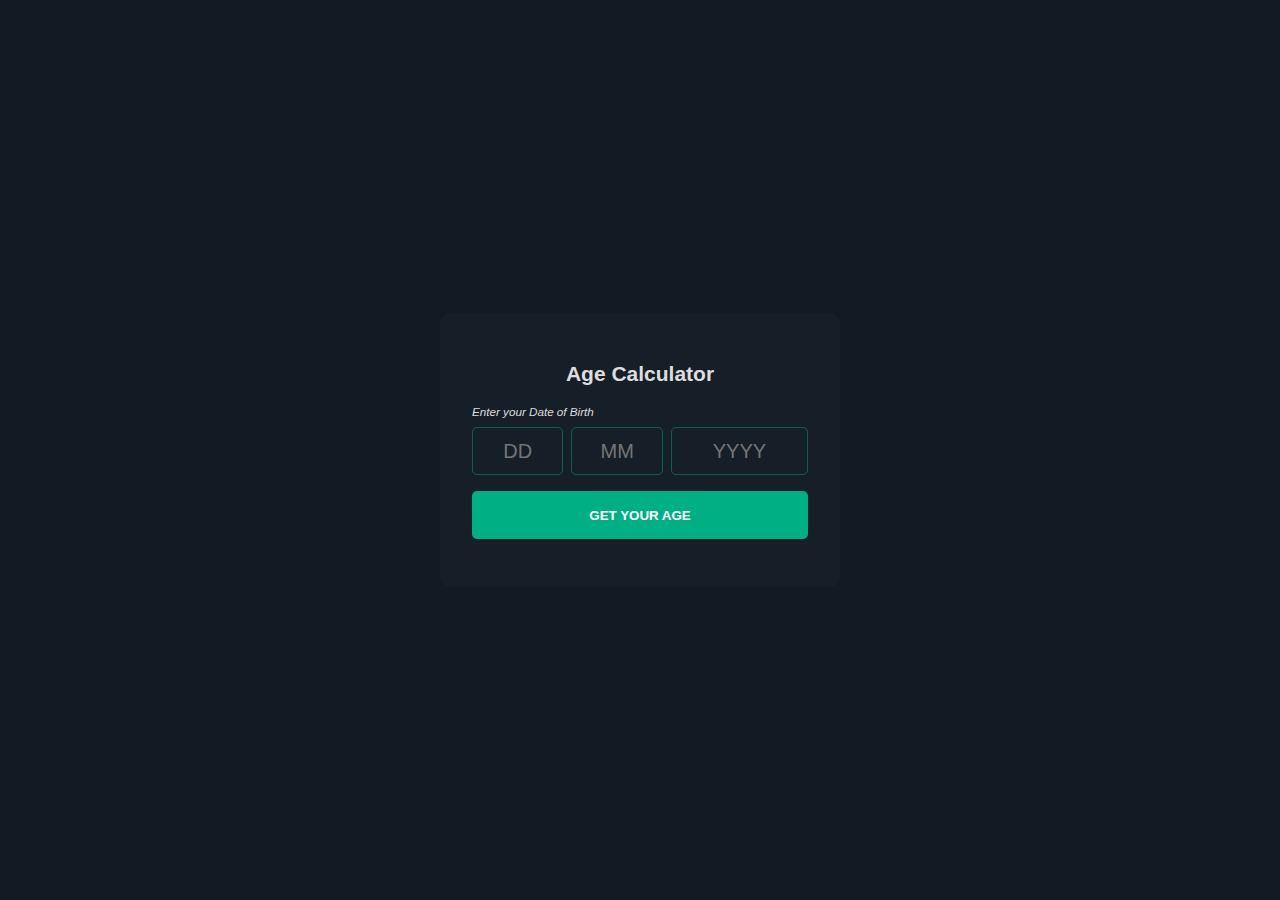
<file: Age Calculator/index.html>
<!DOCTYPE html>
<html lang="en">
<head>
    <meta charset="UTF-8">
    <meta http-equiv="X-UA-Compatible" content="IE=edge">
    <meta name="viewport" content="width=device-width, initial-scale=1.0">
    <title>Age Calculator | Simple JS Project</title>
    <link rel="stylesheet" href="style.css">
</head>
<body>
    <div class="wrapper">
        <div class="title" style="text-align:center;">
            <h2>Age Calculator</h2>
        </div>
       <em><small>Enter your Date of Birth</small></em>
        
        <div class="input-group">
            <input type="text" id="day" class="day" placeholder="DD"  maxlength="2" size="2">
            <input type="text" class="month" placeholder="MM" maxlength="2" size="2">
            <input type="text" class="year" placeholder="YYYY" maxlength="4" size="4">
            
        </div>
        <button type="button" class="submit-btn" onclick="getAge()">Get your Age</button>
        <div class="output">
            <p id="res" class="result"></p>
            <p id="time"></p>
        </div>
       
    </div>

    <script src="scripts.js"></script>
</body>
</html>
</file>
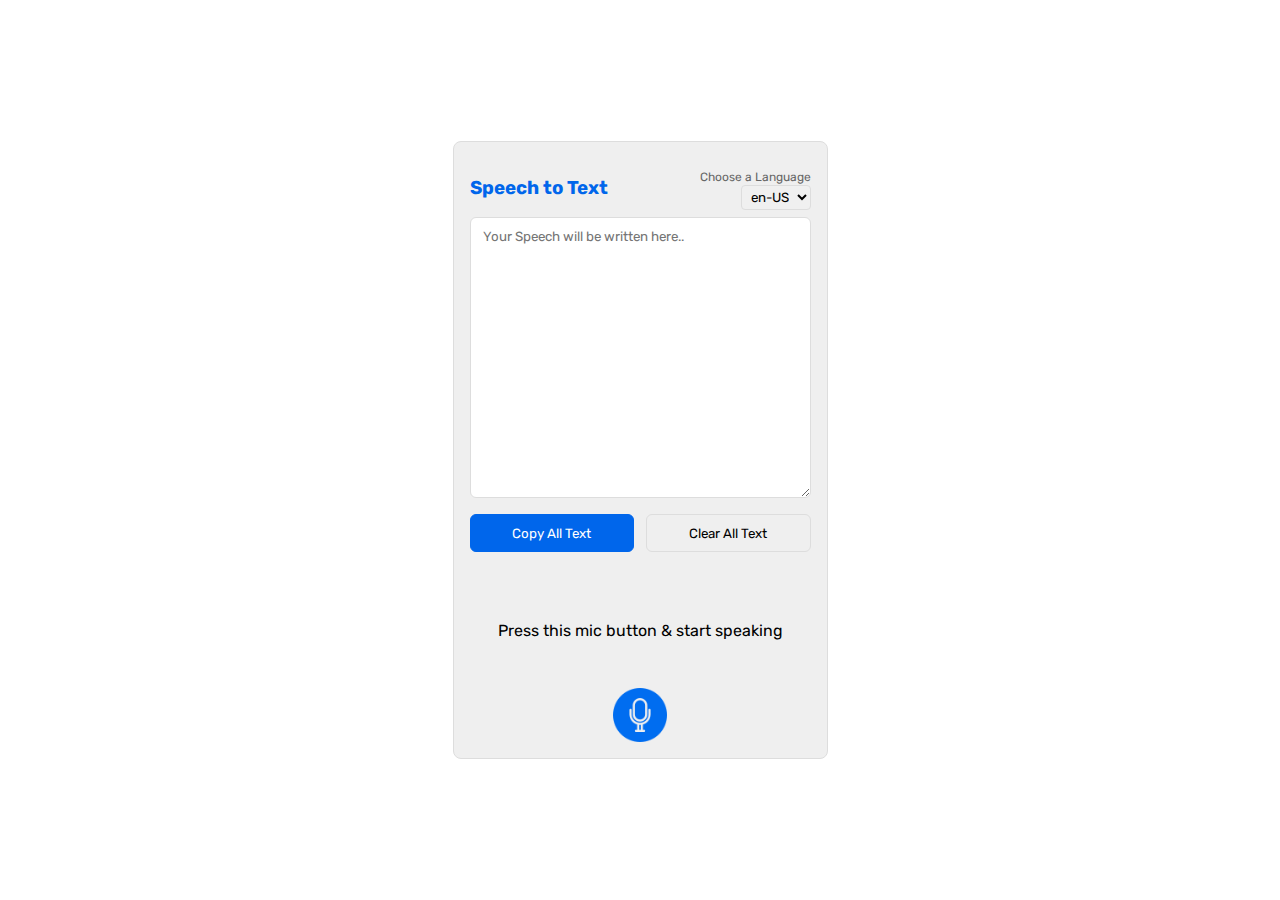
<file: Speech to Text/index.html>
<!DOCTYPE html>
<html lang="en">
<head>
    <meta charset="UTF-8">
    <meta http-equiv="X-UA-Compatible" content="IE=edge">
    <meta name="viewport" content="width=device-width, initial-scale=1.0">
    <meta name="description" content="">
    <link rel="shortcut icon" href="images/text-to-speech.png" type="image/x-icon">
    <title>Speech to Text | Vanilla JS Project with API</title>

    <link rel="stylesheet" href="https://cdnjs.cloudflare.com/ajax/libs/font-awesome/6.1.2/css/all.min.css" integrity="sha512-1sCRPdkRXhBV2PBLUdRb4tMg1w2YPf37qatUFeS7zlBy7jJI8Lf4VHwWfZZfpXtYSLy85pkm9GaYVYMfw5BC1A==" crossorigin="anonymous" referrerpolicy="no-referrer" />

    <link rel="preconnect" href="https://fonts.googleapis.com">
    <link rel="preconnect" href="https://fonts.gstatic.com" crossorigin>
    <link href="https://fonts.googleapis.com/css2?family=Rubik:wght@300;400;500&display=swap" rel="stylesheet">

    <!-- <link
    rel="stylesheet"
    href="https://cdnjs.cloudflare.com/ajax/libs/animate.css/4.1.1/animate.min.css"
  /> -->

    <!--STylesheet-->
    <link rel="stylesheet" href="app.css">
</head>
<body>
    <div class="container">
        <div class="card">
            <div class="textbox">
                <div class="header">
                    <h3>Speech to Text</h3>
                    <span>
                        <span class="grey"><small>Choose a Language</small></span>
                        <select name="lang" id="lang">
                            <option value="en-US">en-US</option>
                            <option value="en-IN">en-IN</option>
                            <option value="hi-IN">hi-IN</option>
                        </select>
                    </span>                    
                    
                </div>
                <textarea name="textarea" id="textareaInput" cols="60" rows="10" placeholder="Your Speech will be written here.."></textarea>
                <div class="btn-group">
                    <button onclick="copyText()" class="btn btn-primary">Copy All Text</button>
                    <button onclick="clearText()" class="btn">Clear All Text</button>
                </div>
            </div>
            
            <span id="status" class="status">Press this mic button & start speaking</span>
            <img src="images/mic.png"
                alt=""
                class="animate__animated"
                width="54px"
                onclick="handleMic(this)"
                />
        </div>
    </div>


    <!--Script JS file-->
    <script src="App.js"></script>
</body>
</html>
</file>
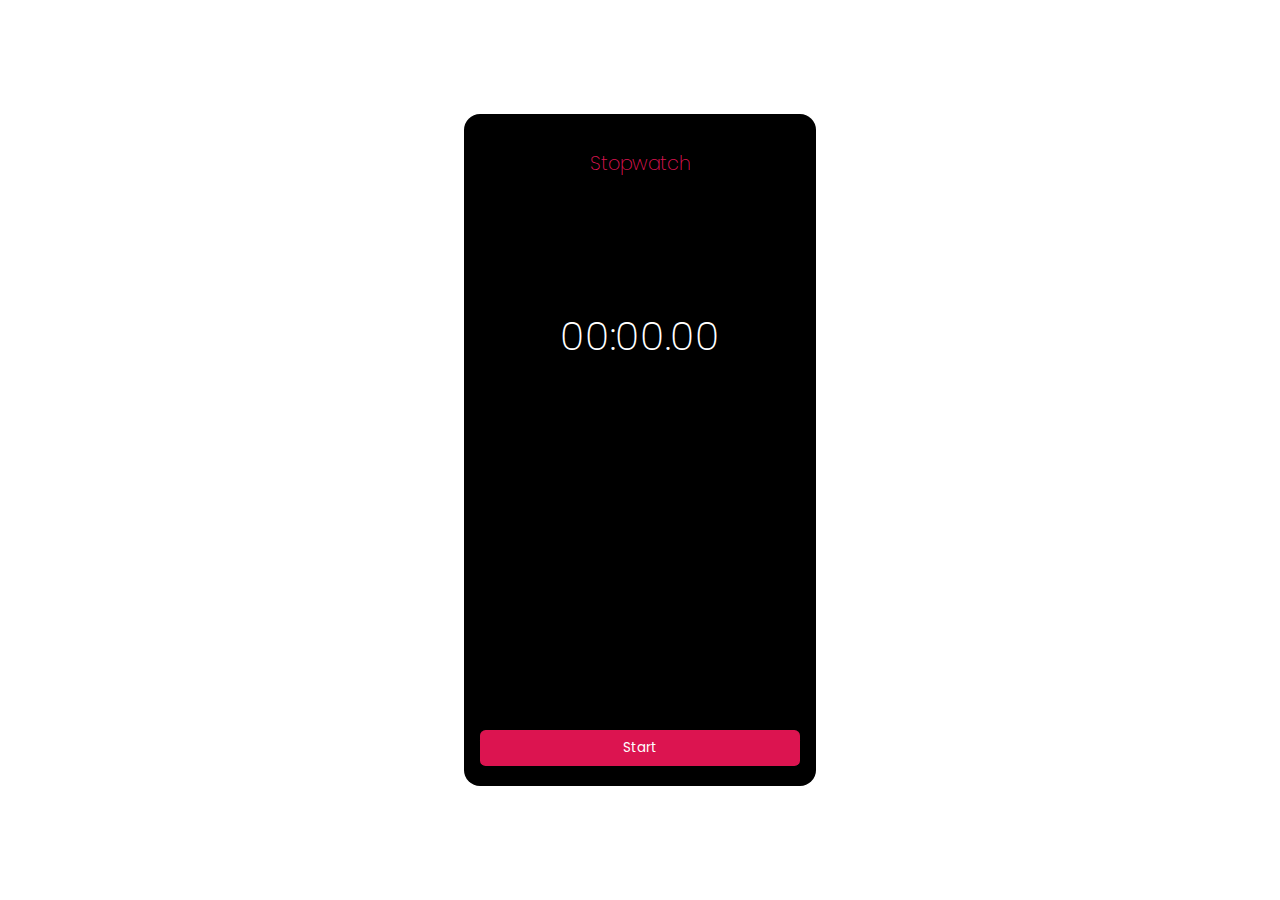
<file: Stopwatch/index.html>
<!DOCTYPE html>
<html lang="en">
<head>
    <meta charset="UTF-8">
    <meta http-equiv="X-UA-Compatible" content="IE=edge">
    <meta name="viewport" content="width=device-width, initial-scale=1.0">
    <title>Stopwatch</title>
    <link rel="preconnect" href="https://fonts.googleapis.com">
    <link rel="preconnect" href="https://fonts.gstatic.com" crossorigin>
    <link href="https://fonts.googleapis.com/css2?family=Poppins:wght@300&display=swap" rel="stylesheet">

    <link rel="stylesheet" href="styles.css">
   
</head>
<body>
    <div class="wrap">
        <p class="title">Stopwatch</p>
        <p id="timer" class="timer"></p>  
        <div id="lapTimeList" class="laptimes"></div>      
        <div class="btn-group">
        <button id="reset" class="reset">Reset</button>
        <button id="lap" class="lap">Lap</button>
        <button id="start" class="start">Start</button>
        <button id="pause" class="pause">Pause</button>
        </div>
    </div>

    <script src="scripts.js"></script>
</body>
</html>
</file>
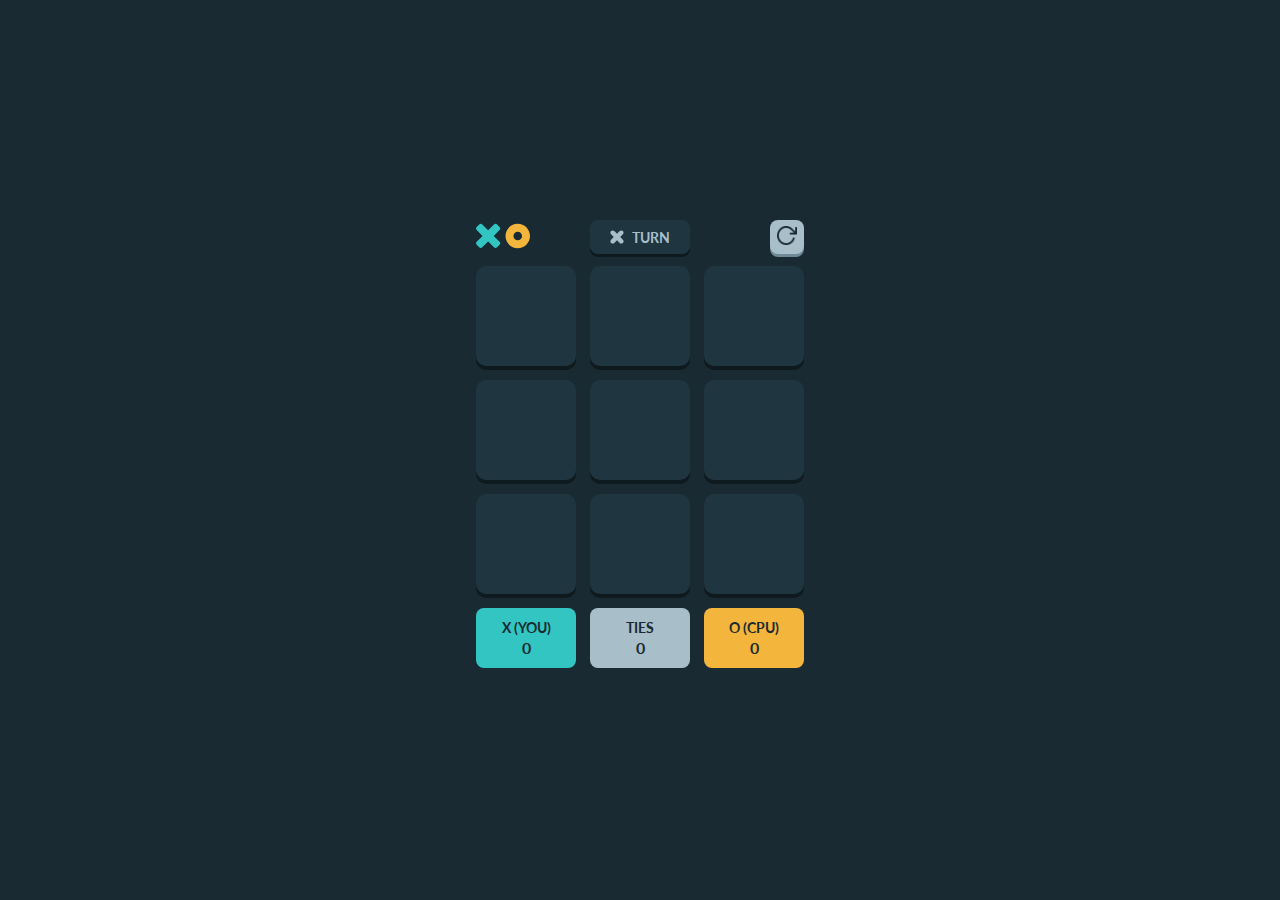
<file: TIC-TAC-TOE/index.html>
<!DOCTYPE html>
<html lang="en">
<head>
    <meta charset="UTF-8">
    <meta http-equiv="X-UA-Compatible" content="IE=edge">
    <meta name="viewport" content="width=device-width, initial-scale=1.0">
    <link rel="shortcut icon" href="img/logo-xo.svg" type="image/x-icon">
    <title>Tic Tac Toe game | HTML | CSS | JS |</title>
    <link rel="stylesheet" href="styles.css">
</head>
<body>
    <div class="container">
        <div class="wrap">            
            <div class="tic-tac-wrap">
                <div class="col logo">
                    <img src="img/logo-xo.svg" class="logo-img" alt="XO" width="54">
                </div>
                <div class="col">
                    <span class="turn">
                        <!-- <img class="player" src="img/x-small.svg" alt="X" width="14"> <b>TURN</b> -->
                    </span>
                </div>
                <div class="col">
                    <button class="btn reset-btn">
                        <img src="img/reset.png" width="20" alt="">
                    </button>
                </div>
                <button class="tic-tac-btn"></button>
                <button class="tic-tac-btn"></button>
                <button class="tic-tac-btn"></button>
                <button class="tic-tac-btn"></button>
                <button class="tic-tac-btn"></button>
                <button class="tic-tac-btn"></button>
                <button class="tic-tac-btn"></button>
                <button class="tic-tac-btn"></button>
                <button class="tic-tac-btn"></button>
                <span class="result bg-mint">
                    <small>X (YOU)</small>
                    <h4 id="xWonCount"></h4>
                </span>
                <span class="result bg-white">
                    <small>TIES</small>
                    <h4 id="tiesCount"></h4>
                </span>
                <span class="result bg-yellow">
                    <small>O (CPU)</small>
                    <h4 id="oWonCount"></h4>
                </span>
            </div>            
        </div>

        <div id="modal" class="modal-container">
            <div class="modal">
                <h1 class="won" style="font-size: 1.2rem; margin: 0;">YOU WON!</h1>
                <h1 class="result-text">                    
                        <img src="img/X.svg" alt="">
                        TAKES THE ROUND
                </h1>
                <div class="btn-wrap">
                    <button class="btn quit-btn">QUIT</button>
                    <button class="btn next-btn">NEXT ROUND</button>
                </div>
            </div>
        </div>
    </div>



    <script src="app.js"></script>
</body>
</html>
</file>
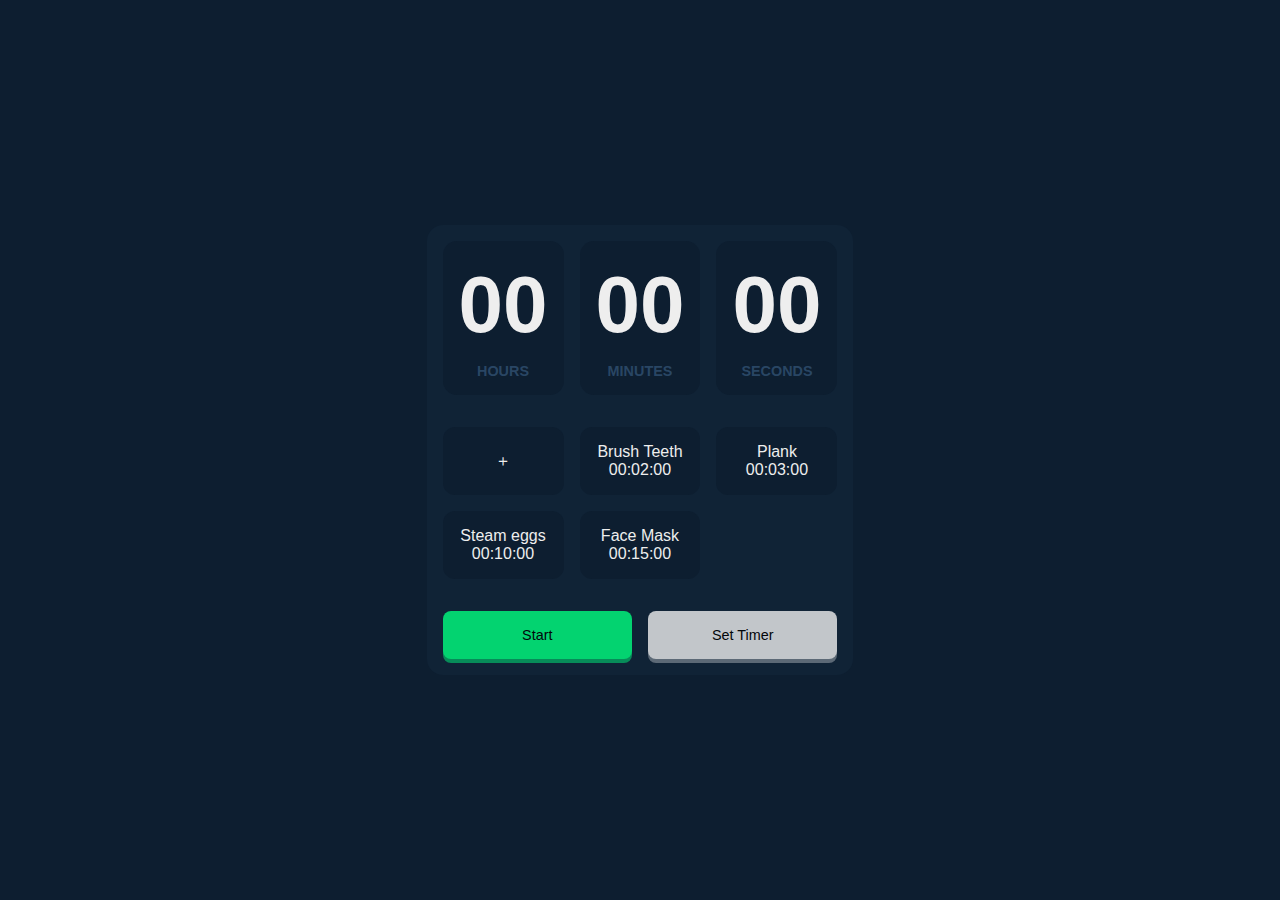
<file: Timer/index.html>
<!DOCTYPE html>
<html lang="en">
<head>
    <meta charset="UTF-8">
    <meta http-equiv="X-UA-Compatible" content="IE=edge">
    <meta name="viewport" content="width=device-width, initial-scale=1.0">
    <title>Timer</title>
    <link rel="stylesheet" href="css/style.css">
</head>
<body>
    <div class="timer-wrap">
        <div class="time-wrap">
            <div class="time-hours">
                <h1 class="hours">00</h1><span class="name">hours</span>
            </div>
            <div class="time-minutes">
                <h1 class="minutes">00</h1><span class="name">minutes</span>                
            </div>
            <div class="time-seconds">
                <h1 class="seconds">00</h1><span class="name">seconds</span>
            </div>
        </div>        
        <div class="preset-wrap">            
            <button id="addPreset" class="preset" title="Add Preset">&#65291;</button>
        </div>
        <div class="button-wrap">
            <button class="start-stop-btn">Start</button>
            <button class="set-timer-btn">Set Timer</button>
        </div>
    </div>
    <script src="js/main.js"></script>
</body>
</html>
</file>
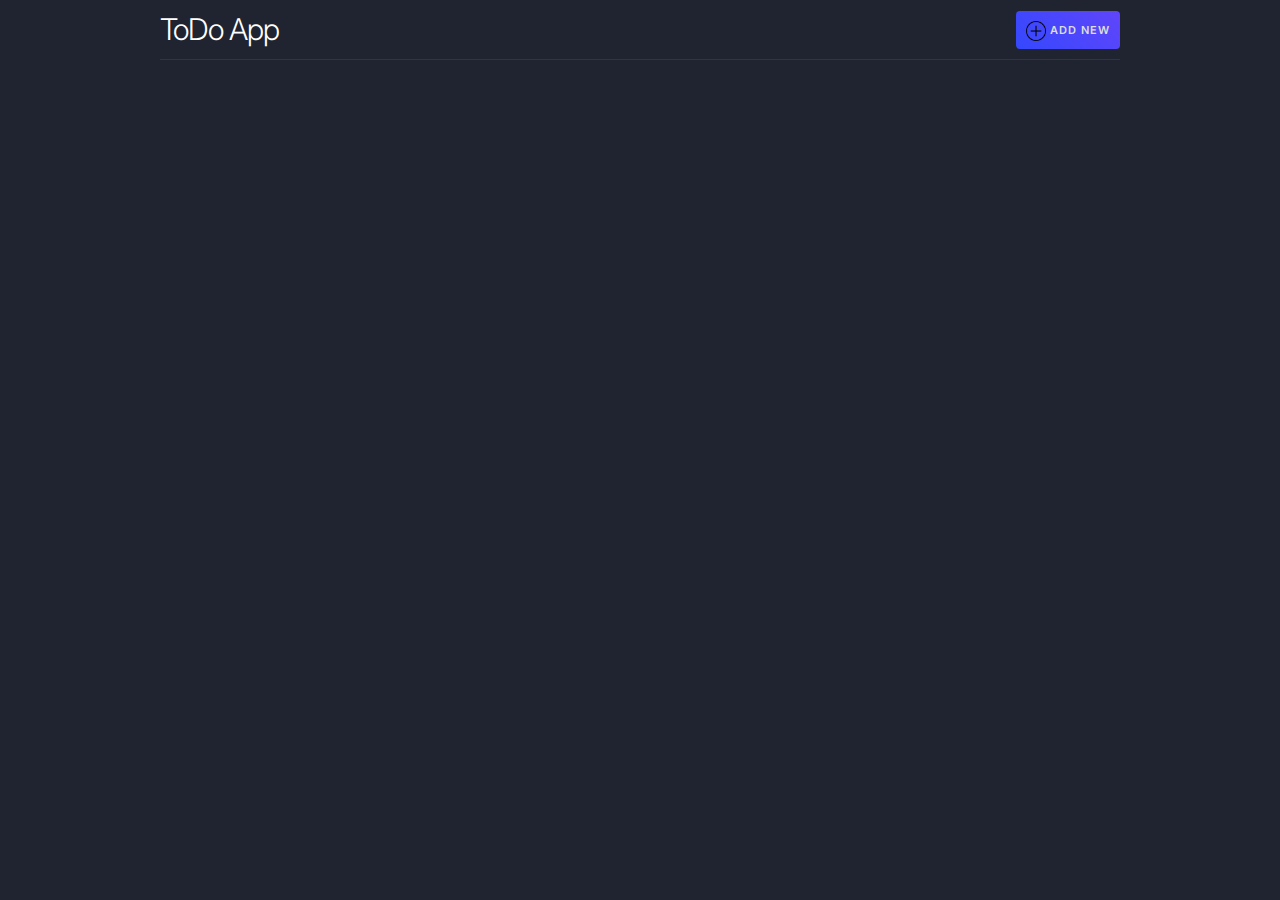
<file: Todo App/index.html>
<!DOCTYPE html>
<html lang="en">
<head>

  <!-- Basic Page Needs
  –––––––––––––––––––––––––––––––––––––––––––––––––– -->
  <meta charset="utf-8">
  <title>ToDo App | Vanilla JS Project</title>
  <meta name="description" content="to-do apps that will help you get more done at work by easily managing and keeping track of your tasks">
  <meta name="author" content="">

  <!-- Mobile Specific Metas
  –––––––––––––––––––––––––––––––––––––––––––––––––– -->
  <meta name="viewport" content="width=device-width, initial-scale=1">

  <!-- FONT
  –––––––––––––––––––––––––––––––––––––––––––––––––– -->
  <!-- <link href="//fonts.googleapis.com/css?family=Raleway:400,300,600" rel="stylesheet" type="text/css"> -->
  <link rel="preconnect" href="https://fonts.googleapis.com">
  <link rel="preconnect" href="https://fonts.gstatic.com" crossorigin>
  <link href="https://fonts.googleapis.com/css2?family=Inter:wght@400;600&display=swap" rel="stylesheet">

  <!-- FONT Awesome
  –––––––––––––––––––––––––––––––––––––––––––––––––– -->
  <link rel="stylesheet" href="https://cdnjs.cloudflare.com/ajax/libs/font-awesome/6.1.2/css/all.min.css" integrity="sha512-1sCRPdkRXhBV2PBLUdRb4tMg1w2YPf37qatUFeS7zlBy7jJI8Lf4VHwWfZZfpXtYSLy85pkm9GaYVYMfw5BC1A==" crossorigin="anonymous" referrerpolicy="no-referrer" />
  <!-- CSS
  –––––––––––––––––––––––––––––––––––––––––––––––––– -->
  <link rel="stylesheet" href="css/normalize.css">
  <link rel="stylesheet" href="css/skeleton.css">
  <link rel="stylesheet" href="css/app.css">

  <!-- Favicon
  –––––––––––––––––––––––––––––––––––––––––––––––––– -->
  <link rel="icon" type="image/png" href="images/favicon.png">

</head>
<body>

  <!-- Primary Page Layout
  –––––––––––––––––––––––––––––––––––––––––––––––––– -->
  <div class="container">
    <div class="row header">     
        <h4 class="app--heading">ToDo App</h4>        
        <button id="createNewTodo" class="create-new-btn btn">          
          <img src="images/add.png" width="20px" alt=""> <span>Add new</span>
        </button>   
      </div>
      
      <div id="todosContainer" class="row todo-container">
       
      </div>
      <div id="modal" class="modal">
        <form id="form">
            <h5>Create ToDo</h5>
            <hr class="divider">
            <label for="exampleEmailInput">ToDo Name</label>
            <input id="todoInput" class="u-full-width" type="text" placeholder="eg. Learning" id="exampleEmailInput">
            <span id="alert"></span>          
            <label for="exampleMessage">Details <small>(Optional)</small></label>
            <textarea id="todoDescription" class="u-full-width" placeholder="eg. Online Class" id="exampleMessage"></textarea>       
            <label for="exampleRecipientInput">ToDo Status</label>
            <select id="todoStatus" class="u-full-width" id="exampleRecipientInput">
              <option selected value="">Select an option</option>
              <option value="Todo">ToDo</option>
              <option value="Complete">Complete</option>
            </select>
        <button id="createNew" type="submit" class="button-primary">Create TODO</button>
        <button id="cancel" type="reset"  class="button">Cancel</button>
      </form>
    </div>
  </div>

<!-- End Document
  –––––––––––––––––––––––––––––––––––––––––––––––––– -->

  <script type="" src="App.js"></script>
</body>
</html>
</file>
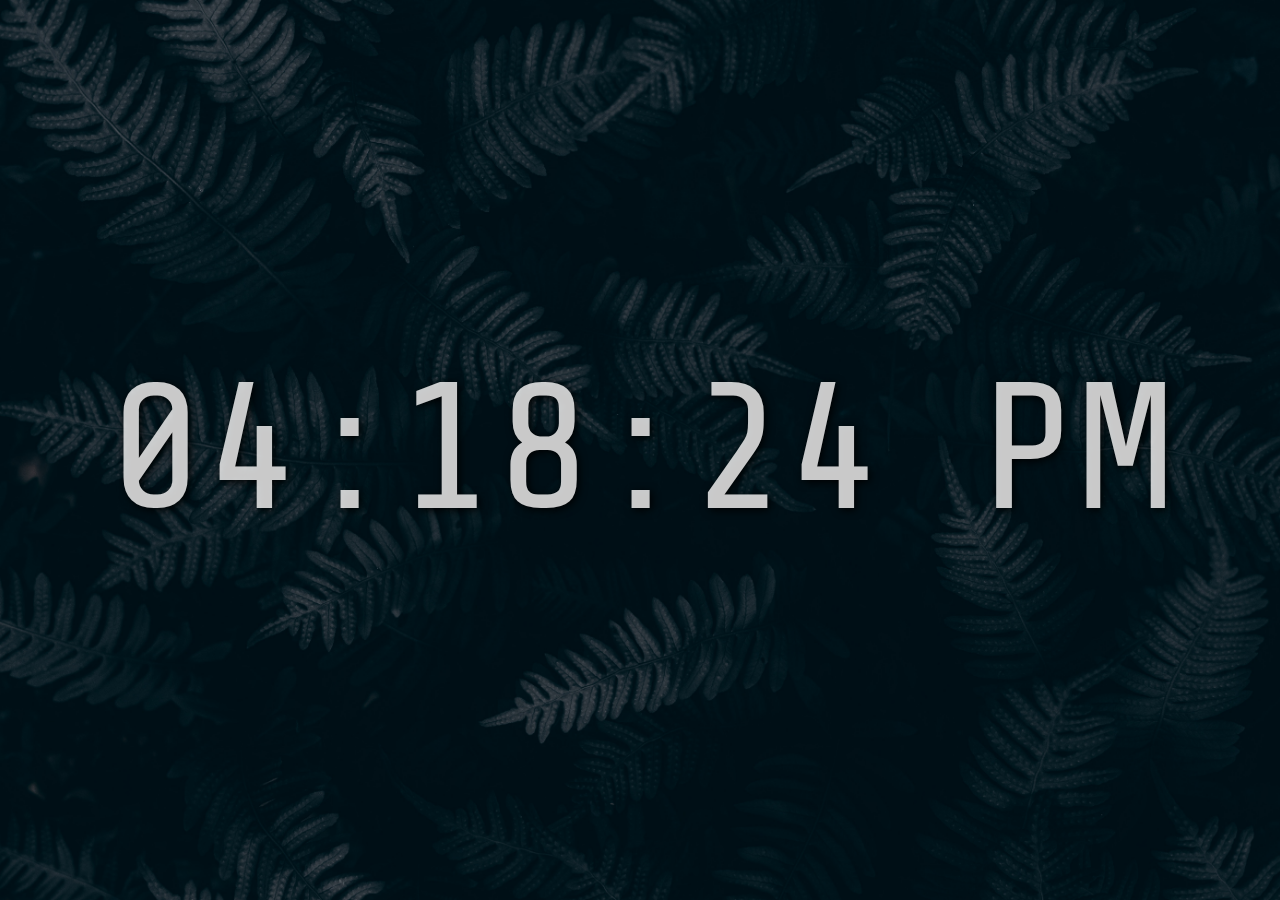
<file: Digital Clock/clock.html>
<!DOCTYPE html>
<html lang="en">
<head>
    <meta charset="UTF-8">
    <meta name="viewport" content="width=device-width, initial-scale=1.0">

    <link rel="preconnect" href="https://fonts.googleapis.com">
    <link rel="preconnect" href="https://fonts.gstatic.com" crossorigin>
    <link href="https://fonts.googleapis.com/css2?family=Share+Tech+Mono&display=swap" rel="stylesheet">

    <title>Digital Clock</title>
    <style>
        body{
            margin: 0;
            background-color: rgb(0, 0, 0);
            background-image: url(wall.jpg);
            background-position: center center;
            background-size: cover;
            font-family: 'Share Tech Mono', monospace;
            width: 100vw;
            height: 100vh;
            display: grid;
            place-content: center;
        }
        .clock{
            color: rgba(255, 255, 255, 0.788);
            font-size: 20vh;
            text-shadow: 2px 2px 8px #000000;
        }
    </style>
</head>
<body>
    <div id="DigitalClock" class="clock"></div>
    <script>
        function showTime(){
            var date = new Date();
            var h = date.getHours();
            var m = date.getMinutes();
            var s = date.getSeconds();
            var session = 'AM'
            const DigitalClock = document.getElementById('DigitalClock');           

            h = (h == 0) ? h = 12 : h; 
            if(h > 12){
                h-=12;
                session = 'PM'
            }
            h = (h < 10) ? '0' + h : h;
            m = (m < 10) ? '0' + m : m;
            s = (s < 10) ? '0' + s : s;

            DigitalClock.innerHTML = `${h}:${m}:${s} ${session}`;

            setTimeout(showTime, 1000);
        }
        
        showTime();
    </script>
</body>
</html>
</file>
<file: Age Calculator/style.css>
*{
    box-sizing: border-box;
    font-family: 'Open-sans', sans-serif;
}

body{
    font-size: 14px;
    margin: 0;
    padding: 0;
    height: 100vh;
    width: 100%;
    display: grid;
    place-content: center;            
    background-color: #121b24;
} p{
    margin: 0;
}
.wrapper{
    background-color: #ffffff05;   
    width: 400px;            
    color: #ddd;  
    padding: 2rem;
    border-radius: 10px;
}
.wrapper .input-group{
    display: grid;
    grid-template-columns: 2fr 2fr 3fr;
    gap: .5rem;
    margin-top: .5rem;
}
.wrapper input[type = 'text']{
    height: 48px;
    width: 100%;
    font-size: 1.25rem;
    background-color: transparent;
    color: #eee;
    border: 1px solid rgba(0, 175, 131, 0.452);
    border-radius: 5px;
    text-align: center;
}
.wrapper input[type = 'text']:focus{
    outline-color: none;
    border-color: rgb(4, 255, 213);
}
.wrapper .day, .month{
    width: 4.5rem;
}
.wrapper .year{width: 9rem;}

.wrapper .output p{
    font-size: 1rem;
}
.wrapper .submit-btn{
    height: 48px;
    background-color: rgb(0, 175, 131);
    color: #fff;
    text-transform: uppercase;
    font-weight: 600;
    width: 100%;
    margin: 1rem auto;
    padding: .5rem;
    border: none;
    border-radius: 5px;
    
    cursor: pointer;
}
</file>
<file: Speech to Text/app.css>
*{
    box-sizing: border-box;
    font-family: 'Rubik', sans-serif;
}

button{
    width: 100%;
    display: inline-block;
    padding: 0 30px;
    height: 38px;
    line-height: 38px;
    border: 1px solid #ddd;
    border-radius: 6px;
    cursor: pointer;
}

textarea{
    display: block;
    width: 100%;
    height: 80%;
    max-height: 360px;
    line-height: 22px;
    border: 1px solid #ddd;
    border-radius: 6px;
    padding: .5rem .75rem;
    margin-bottom: 1rem;
}

textarea:focus{
    outline-color: rgb(0, 102, 235) ;
}

.btn-primary{
    background-color: rgb(0, 102, 235);
    border-color: rgb(0, 102, 235);
    color: #fff;
}

body{
    margin: 0;
    padding: 0;
}

.container{
    height: 100vh;
    width: 100vw;
    display: grid;
    place-content: center;
}

.card{
    text-align: center;
    height: 100%;
    width: 100%;    
    max-width: 375px;
    display: flex;
    flex-direction: column;
    gap: 3rem;
    align-items: center;
    /* justify-content: flex-end; */
    background-color: #efefef;
    border: 1px solid #ddd;
    border-radius: 8px;
    padding: 1rem;
}

@media only screen and (max-width: 425px){
	.container{
        height: 100%;
        background-color: #efefef;
    }
    .card{
        max-width: 100%;
        max-height: 100vh;
        padding: 2rem;
        border: none;
    }
}

.card img{
    cursor: pointer; 
    position: relative;  
}

.card .btn-group{
    display: flex;
    gap: .75rem;   
}

.status{
    display: block;
    margin-top: 4rem;
}

.header{
    display: flex;
    align-items: center;
    justify-content: space-between;
}

.header h3{
    color: rgb(0, 102, 235);
}

.header .grey{
   color: #666;
   font-size: 90%;
}

.header select{
    display: block;
    margin-left: auto;
    background-color: rgb(240, 240, 240);   
    padding: 3px 5px;
    border-color: #ddd ;
    border-radius: 4px;
    cursor: pointer;
}

@keyframes ripple {
    from {
      opacity: 1;
      transform: scale(0);
    }
    to {
      opacity: 0;
      transform: scale(3);
    }
  }
</file>
<file: Stopwatch/styles.css>
*{
    font-family: 'Poppins', sans-serif;
}
body{
    width: 100vw;
    height: 100vh;
    margin: 0;
    font-weight: 200; 
    display: grid;
    place-content: center;           
}
button{
    background-color: rgb(220, 20, 80);
    color: white;
    width: 100%;
    padding: .5rem 1rem;
    border: none;
    border-radius: .35rem;
    cursor: pointer;
}
button:active{transform: scale(0.95);}
.reset, .lap{background-color: rgba(220, 20, 80, 0.4);}
.reset, .pause, .lap{display: none;}

.btn-group{
    width: 100%;
    padding: 0 1rem;
    box-sizing: border-box;
    position: absolute;
    bottom: 20px;
    left: 0;
    display: flex;
    gap: .5rem;
    justify-content: space-between;
}
.wrap{   
    height: 640px; 
    width: 320px;        
    background-color: #000;
    margin:  auto;
    padding: 1rem;
    border-radius: 1rem;
    position: relative;
}
.timer{
    color: white;
    font-size: 2.5rem;
    margin-left: 5rem;
    margin-top: 8rem;
}
.laptimes{color: #ddd;}
.laptimes p{
    font-size: .75rem;
    margin: 0 0 .5rem 0;
}
.title{color: rgb(220, 20, 80); text-align: center; font-size: 1.2rem;}
.laptime{
    display: flex;
    justify-content: space-between;
}
.laptime span{text-align: left;}
.laptime span:first-child{
    color: rgb(220, 20, 80);
}
</file>
<file: TIC-TAC-TOE/styles.css>
@import url('https://fonts.googleapis.com/css2?family=Lato:wght@400;700;900&display=swap');

:root{
    --dark-primary: #192A32;
    --dark-secondary: #1F3540;
    --off-white: #A8BEC9;
    --mint-green: #33C5C2;
    --floral-yellow: #F3B53C;
}

*{
    box-sizing: border-box;
    font-family: 'Lato', sans-serif;
    font-size: 14px;
}

body{
    margin: 0;
    padding: 0;
}

button{
    border: none;
}

.text-light{color: var(--off-white);}
.bg-mint{background-color: var(--mint-green);}
.bg-yellow{background-color: var(--floral-yellow);}
.bg-white{background-color: var(--off-white);}

.container{
    width: 100%;
    height: 100vh;
    background-color: var(--dark-primary);
    display: grid;
    place-content: center;
}

.tic-tac-wrap{
    display: grid;
    grid-template-columns: 1fr 1fr 1fr;
    gap: 14px;
    margin-bottom: 12px;
}

.col{
    width: 100%;
    height: 32px;
    display: flex;
}

.logo .logo-img{
    display: block;
}

.turn{
    height: 34px;
    width: 100px;
    background-color: var(--dark-secondary);
    display: flex;
    align-items: center;
    place-content: center;
    color: var(--off-white);
    border-radius: 8px;
    box-shadow: 0 3px #0f1a1f;
}

.turn img{
    margin-right: 8px;
    fill: var(--off-white);
}

.btn{
    height: 34px;
    border-radius: 8px;
    font-weight: 700;
    padding: 0 10px;
    cursor: pointer;
}

.reset-btn{
    width: 34px;
    margin-left: auto;
    padding: 0;
    background-color: var(--off-white);
    box-shadow: 0 3px #6f8a96;
}

.tic-tac-btn{
    height: 100px;
    width: 100px;
    background-color: var(--dark-secondary);
    border-radius: 10px;
    box-shadow: 0 4px #0f1a1f;
    cursor: pointer;
}

.results-wrap{
    display: flex;
    justify-content: space-between;
}

.result{
    width: 100px;
    height: 60px;
    text-align: center;
    display: grid;
    place-content: center;
    border-radius: 8px;
    color: var(--dark-primary);
}

.result small{
    font-weight: 700;
    margin-bottom: 2px;
}

.result h4{
    margin: 0;
    font-size: 16px;
}

.modal-container{
    width: 100%;
    height: 100%;
    background-color: #0f1a1f40;
    color: var(--off-white);
    position: absolute;
    display: none;
    place-content: center;
    justify-content: stretch;
}

.modal{
    width: 100%;
    height: 240px;
    background-color: var(--dark-secondary);
    text-align: center;
    padding-block: 2rem;
}

.result-text{
    color: var(--mint-green);
    font-size: 3rem;
    display: flex;
    justify-content: center;
    align-items: center;
    gap: 2rem;
    margin: 1.75rem 0;
}

.btn-wrap{
    display: flex;
    justify-content: center;
    align-items: center;
    gap: 1rem;
}

.quit-btn{
    /* width: 54px; */
    background-color: var(--off-white);
    box-shadow: 0 4px #6f8a96;
}

.next-btn{
    /* width: 108px; */
    background-color: var(--floral-yellow);
    box-shadow: 0 4px #bb861b;
}
</file>
<file: Timer/css/style.css>
*, *::after, *::before {
    box-sizing: border-box;
}

* {
    margin: 0; 
    padding: 0;
    font-family: 'Segoe UI', Tahoma, Geneva, Verdana, sans-serif;
    -webkit-font-smoothing: antialiased;
    -moz-osx-font-smoothing: grayscale;
}

body {
    font: inherit;
    height: 100vh;
    width: 100%;
    display: grid;
    place-content: center;
    background-color: #0d1e30;
}

.timer-wrap {
    background-color: #102336;
    color: #eee;
    display: grid;
    gap: 2rem;
    padding: 1rem;
    border-radius: 16px;
}

.time-wrap{
    display: flex;
    place-content: center;
    gap: 1rem;
}

.time-wrap div {
    background-color: #0d1e30;
    padding: 1rem;
    display: flex;
    flex-direction: column;
    justify-content: space-between;
    align-items: center;
    border-radius: 14px;
}

.time-wrap div h1 {
    margin-bottom: 10px;
    font-size: 5rem;
    line-height: 6rem;
}

.time-wrap div span {
    text-transform: uppercase;
    font-weight: 600;
    color: #315172;
    font-size: .9rem;
    opacity: .8;
}

.preset-wrap {
    display: grid;
    grid-template-columns: repeat(3, 1fr);
    gap: 1rem;
}

.preset-wrap .preset {
    background-color: #0d1e30;
    color: #eee;
    border: none;
    font-size: 1rem;
    padding-block: 1rem;
    border-radius: 12px;
    cursor: pointer;
}

.button-wrap {
    display: grid;
    grid-template-columns: repeat(2, 1fr);
    gap: 1rem;
}

.button-wrap button {
    height: 48px;
    display: flex;
    justify-content: center;
    align-items: center;
    gap: 10px;
    border: none;
    border-radius: 8px;
    font-size: .9rem;
    transition: all .3s;
    opacity: .8;
    box-shadow: 0 4px 0 var(--color, #fff6);
    cursor: pointer;
}


.button-wrap button:nth-child(1) {
    color: #000;
    background-color: springgreen;
    --color: rgba(0, 255, 128, 0.6);
}

.button-wrap button:active {
    transform: scale(.96);
}

.button-wrap button:hover {
    opacity: 1;
}


.button-wrap button.pause {
    color: #fff;
    background-color: crimson;
    --color: rgba(220, 20, 60, 0.6); 
}
</file>
<file: Todo App/css/skeleton.css>
/*
* Skeleton V2.0.4
* Copyright 2014, Dave Gamache
* www.getskeleton.com
* Free to use under the MIT license.
* http://www.opensource.org/licenses/mit-license.php
* 12/29/2014
*/


/* Table of contents
––––––––––––––––––––––––––––––––––––––––––––––––––
- Grid
- Base Styles
- Typography
- Links
- Buttons
- Forms
- Lists
- Code
- Tables
- Spacing
- Utilities
- Clearing
- Media Queries
*/


/* Grid
–––––––––––––––––––––––––––––––––––––––––––––––––– */
.container {
  position: relative;
  width: 100%;
  max-width: 960px;
  margin: 0 auto;
  padding: 0 20px;
  box-sizing: border-box; }
.column,
.columns {
  width: 100%;
  float: left;
  box-sizing: border-box; }

/* For devices larger than 400px */
@media (min-width: 400px) {
  .container {
    width: 85%;
    padding: 0; }
}

/* For devices larger than 550px */
@media (min-width: 550px) {
  .container {
    width: 80%; }
  .column,
  .columns {
    margin-left: 4%; }
  .column:first-child,
  .columns:first-child {
    margin-left: 0; }

  .one.column,
  .one.columns                    { width: 4.66666666667%; }
  .two.columns                    { width: 13.3333333333%; }
  .three.columns                  { width: 22%;            }
  .four.columns                   { width: 30.6666666667%; }
  .five.columns                   { width: 39.3333333333%; }
  .six.columns                    { width: 48%;            }
  .seven.columns                  { width: 56.6666666667%; }
  .eight.columns                  { width: 65.3333333333%; }
  .nine.columns                   { width: 74.0%;          }
  .ten.columns                    { width: 82.6666666667%; }
  .eleven.columns                 { width: 91.3333333333%; }
  .twelve.columns                 { width: 100%; margin-left: 0; }

  .one-third.column               { width: 30.6666666667%; }
  .two-thirds.column              { width: 65.3333333333%; }

  .one-half.column                { width: 48%; }

  /* Offsets */
  .offset-by-one.column,
  .offset-by-one.columns          { margin-left: 8.66666666667%; }
  .offset-by-two.column,
  .offset-by-two.columns          { margin-left: 17.3333333333%; }
  .offset-by-three.column,
  .offset-by-three.columns        { margin-left: 26%;            }
  .offset-by-four.column,
  .offset-by-four.columns         { margin-left: 34.6666666667%; }
  .offset-by-five.column,
  .offset-by-five.columns         { margin-left: 43.3333333333%; }
  .offset-by-six.column,
  .offset-by-six.columns          { margin-left: 52%;            }
  .offset-by-seven.column,
  .offset-by-seven.columns        { margin-left: 60.6666666667%; }
  .offset-by-eight.column,
  .offset-by-eight.columns        { margin-left: 69.3333333333%; }
  .offset-by-nine.column,
  .offset-by-nine.columns         { margin-left: 78.0%;          }
  .offset-by-ten.column,
  .offset-by-ten.columns          { margin-left: 86.6666666667%; }
  .offset-by-eleven.column,
  .offset-by-eleven.columns       { margin-left: 95.3333333333%; }

  .offset-by-one-third.column,
  .offset-by-one-third.columns    { margin-left: 34.6666666667%; }
  .offset-by-two-thirds.column,
  .offset-by-two-thirds.columns   { margin-left: 69.3333333333%; }

  .offset-by-one-half.column,
  .offset-by-one-half.columns     { margin-left: 52%; }

}


/* Base Styles
–––––––––––––––––––––––––––––––––––––––––––––––––– */
/* NOTE
html is set to 62.5% so that all the REM measurements throughout Skeleton
are based on 10px sizing. So basically 1.5rem = 15px :) */
html {
  font-size: 62.5%; }
body {
  font-size: 1.5em; /* currently ems cause chrome bug misinterpreting rems on body element */
  line-height: 1.6;
  font-weight: 400;
  font-family: 'Inter', sans-serif;
  /* font-family: "Raleway", "HelveticaNeue", "Helvetica Neue", Helvetica, Arial, sans-serif; */
  color: #222; }


/* Typography
–––––––––––––––––––––––––––––––––––––––––––––––––– */
h1, h2, h3, h4, h5, h6 {
  margin-top: 0;
  margin-bottom: 2rem;
  font-weight: 300; }
h1 { font-size: 4.0rem; line-height: 1.2;  letter-spacing: -.1rem;}
h2 { font-size: 3.6rem; line-height: 1.25; letter-spacing: -.1rem; }
h3 { font-size: 3.0rem; line-height: 1.3;  letter-spacing: -.1rem; }
h4 { font-size: 2.4rem; line-height: 1.35; letter-spacing: -.08rem; }
h5 { font-size: 1.8rem; line-height: 1.5;  letter-spacing: -.05rem; }
h6 { font-size: 1.5rem; line-height: 1.6;  letter-spacing: 0; }

/* Larger than phablet */
@media (min-width: 550px) {
  h1 { font-size: 5.0rem; }
  h2 { font-size: 4.2rem; }
  h3 { font-size: 3.6rem; }
  h4 { font-size: 3.0rem; }
  h5 { font-size: 2.4rem; }
  h6 { font-size: 1.5rem; }
}

p {
  margin-top: 0; }


/* Links
–––––––––––––––––––––––––––––––––––––––––––––––––– */
a {
  color: #d9e650; }
a:hover {
  color: #1d966b; }


/* Buttons
–––––––––––––––––––––––––––––––––––––––––––––––––– */
.button,
button,
input[type="submit"],
input[type="reset"],
input[type="button"] {
  display: inline-block;
  height: 38px;
  padding: 0 30px;
  color: #bababa;
  text-align: center;
  font-size: 11px;
  font-weight: 600;
  line-height: 38px;
  letter-spacing: .1rem;
  text-transform: uppercase;
  text-decoration: none;
  white-space: nowrap;
  background-color: transparent;
  border-radius: 4px;
  border: 1px solid #bababa;
  cursor: pointer;
  box-sizing: border-box; }
.button:hover,
button:hover,
input[type="submit"]:hover,
input[type="reset"]:hover,
input[type="button"]:hover,
.button:focus,
button:focus,
input[type="submit"]:focus,
input[type="reset"]:focus,
input[type="button"]:focus {
  color: #333;
  border-color: #888;
  outline: 0; }
.button.button-primary,
button.button-primary,
input[type="submit"].button-primary,
input[type="reset"].button-primary,
input[type="button"].button-primary {
  color: #FFF;
  background-color: #d9e650;
  border-color: #d9e650; }
.button.button-primary:hover,
button.button-primary:hover,
input[type="submit"].button-primary:hover,
input[type="reset"].button-primary:hover,
input[type="button"].button-primary:hover,
.button.button-primary:focus,
button.button-primary:focus,
input[type="submit"].button-primary:focus,
input[type="reset"].button-primary:focus,
input[type="button"].button-primary:focus {
  color: #FFF;
  background-color: #19c589;
  border-color: #19c589; }


/* Forms
–––––––––––––––––––––––––––––––––––––––––––––––––– */
input[type="email"],
input[type="number"],
input[type="search"],
input[type="text"],
input[type="tel"],
input[type="url"],
input[type="password"],
textarea,
select {
  height: 38px;
  padding: 6px 10px; /* The 6px vertically centers text on FF, ignored by Webkit */
  background-color: #202430;
  border: 1px solid #4e586e;
  border-radius: 4px;
  box-shadow: none;
  box-sizing: border-box; }
/* Removes awkward default styles on some inputs for iOS */
input[type="email"],
input[type="number"],
input[type="search"],
input[type="text"],
input[type="tel"],
input[type="url"],
input[type="password"],
textarea {
  -webkit-appearance: none;
     -moz-appearance: none;
          appearance: none; }
textarea {
  min-height: 65px;
  padding-top: 6px;
  padding-bottom: 6px; }
input[type="email"]:focus,
input[type="number"]:focus,
input[type="search"]:focus,
input[type="text"]:focus,
input[type="tel"]:focus,
input[type="url"]:focus,
input[type="password"]:focus,
textarea:focus,
select:focus {
  border: 1px solid #f78361;
  outline: 0; }
label,
legend {
  display: block;
  margin-bottom: .5rem;
  font-weight: 600; }
fieldset {
  padding: 0;
  border-width: 0; }
input[type="checkbox"],
input[type="radio"] {
  display: inline; }
label > .label-body {
  display: inline-block;
  margin-left: .5rem;
  font-weight: normal; }


/* Lists
–––––––––––––––––––––––––––––––––––––––––––––––––– */
ul {
  list-style: circle inside; }
ol {
  list-style: decimal inside; }
ol, ul {
  padding-left: 0;
  margin-top: 0; }
ul ul,
ul ol,
ol ol,
ol ul {
  margin: 1.5rem 0 1.5rem 3rem;
  font-size: 90%; }
li {
  margin-bottom: 1rem; }


/* Code
–––––––––––––––––––––––––––––––––––––––––––––––––– */
code {
  padding: .2rem .5rem;
  margin: 0 .2rem;
  font-size: 90%;
  white-space: nowrap;
  background: #F1F1F1;
  border: 1px solid #E1E1E1;
  border-radius: 4px; }
pre > code {
  display: block;
  padding: 1rem 1.5rem;
  white-space: pre; }


/* Tables
–––––––––––––––––––––––––––––––––––––––––––––––––– */
th,
td {
  padding: 12px 15px;
  text-align: left;
  border-bottom: 1px solid #E1E1E1; }
th:first-child,
td:first-child {
  padding-left: 0; }
th:last-child,
td:last-child {
  padding-right: 0; }


/* Spacing
–––––––––––––––––––––––––––––––––––––––––––––––––– */
button,
.button {
  margin-bottom: 1rem; }
input,
textarea,
select,
fieldset {
  margin-bottom: 1.5rem; }
pre,
blockquote,
dl,
figure,
table,
p,
ul,
ol,
form {
  margin-bottom: 2.5rem; }


/* Utilities
–––––––––––––––––––––––––––––––––––––––––––––––––– */
.u-full-width {
  width: 100%;
  box-sizing: border-box; }
.u-max-full-width {
  max-width: 100%;
  box-sizing: border-box; }
.u-pull-right {
  float: right; }
.u-pull-left {
  float: left; }


/* Misc
–––––––––––––––––––––––––––––––––––––––––––––––––– */
hr {
  margin-top: 3rem;
  margin-bottom: 3.5rem;
  border-width: 0;
  border-top: 1px solid #E1E1E1; }


/* Clearing
–––––––––––––––––––––––––––––––––––––––––––––––––– */

/* Self Clearing Goodness */
.container:after,
.row:after,
.u-cf {
  content: "";
  display: table;
  clear: both; }


/* Media Queries
–––––––––––––––––––––––––––––––––––––––––––––––––– */
/*
Note: The best way to structure the use of media queries is to create the queries
near the relevant code. For example, if you wanted to change the styles for buttons
on small devices, paste the mobile query code up in the buttons section and style it
there.
*/


/* Larger than mobile */
@media (min-width: 400px) {}

/* Larger than phablet (also point when grid becomes active) */
@media (min-width: 550px) {}

/* Larger than tablet */
@media (min-width: 750px) {}

/* Larger than desktop */
@media (min-width: 1000px) {}

/* Larger than Desktop HD */
@media (min-width: 1200px) {}
</file>
<file: Todo App/css/app.css>
:root{
    --dark-grey: #202430;
    --dark-grey2: #282d3b;
    --secondary-grey: #4e586e;
    --off-white: #bababa;    
    --white: #fff;
    --red: #3448fd;
    --orange: #6045fa;    
}

*{
    box-sizing: border-box;
    position: relative;
}

body{
    background-color: var(--dark-grey);
}

.btn{
    background-image: linear-gradient(45deg, var(--red), var(--orange));
}

.header{
    display: flex;    
    align-items: center;
    height: 60px;    
    padding: 8px 0;
    border-bottom: 1px solid #2f3542;
    background-color: var(--dark-grey);
    position: sticky;
    top: 0;
    z-index: 1;
    width: 100%;
}

.app--heading{
    color: var(--white);   
    margin: 0; 
}

.divider{
    margin-top: 1rem;
    margin-bottom: 1.5rem;
    border-width: 0;
    border-top: 1px solid #2f3542;
}

.create-new-btn{ 
    margin-left: auto;
    margin-bottom: 0;
    padding: 0 10px;
    border: none; 
    color: #ddd;   
    vertical-align: middle; 
}
.create-new-btn img{
    vertical-align: middle;
    margin: 0;
}

.modal{  
    display: none;
    place-content: center;
    position: fixed;
    left: 0;
    top: 0;
    z-index: 1;
    width: 100%;
    height: 100%;
    background-color: rgba(0, 0, 0, 0.233);
    backdrop-filter: blur(2px);
}

form{
    margin-bottom: 0;
    width: 310px;
    margin-left: auto;
    margin-right: auto;   
    background-color: var(--dark-grey);
    color: var(--off-white);
    padding: 2rem;    
    border-radius: 10px;
}

form > h5{
    text-align: center;
    color: var(--white);
    margin-bottom: 0;
}

#alert{
    color: var(--red);
}

#createNew{
    background-image: linear-gradient(45deg, var(--red), var(--orange));  
    border-color: var(--red);
}

.todo{  
    width: 100%;     
    margin-top: 1rem;
    background-color: var(--dark-grey2);
    /* background-image: linear-gradient(45deg, var(--red), var(--orange)); */
    position: relative;   
    padding: 1rem;  
    color: var(--off-white);
    border-radius: 4px;
}

.complete{
    opacity: .5;
    text-decoration: line-through;
}

.todo > .options{
    position: absolute;
    right: 1rem;
    top: 1.5rem;
    display: flex;
    gap: 1rem;
}

.options > img{   
   cursor: pointer;   
}
</file>
